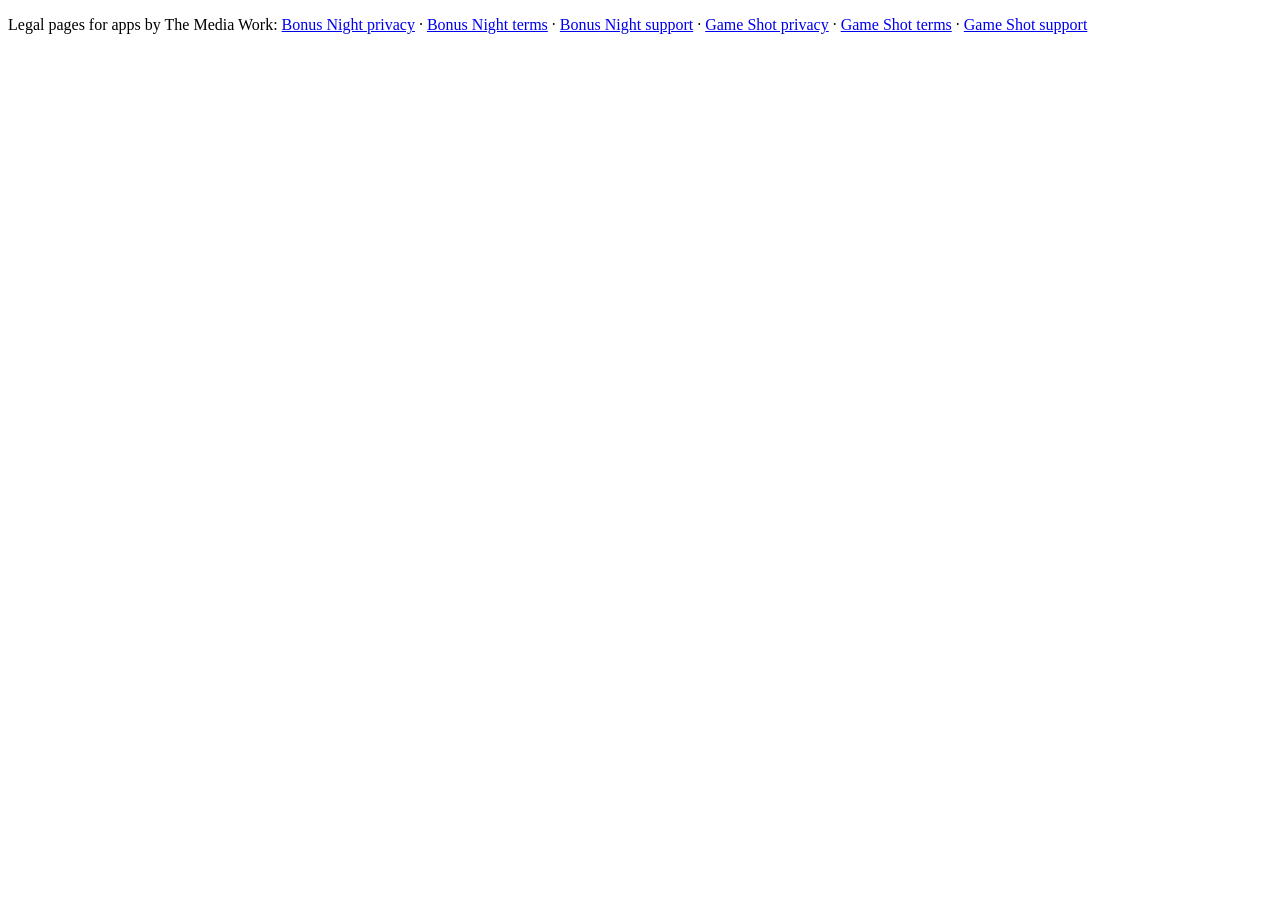
<file: index.html>
<!doctype html><meta charset="utf-8"><title>The Media Work</title><p>Legal pages for apps by The Media Work: <a href="bonus-night/privacy/">Bonus Night privacy</a> · <a href="bonus-night/terms/">Bonus Night terms</a> · <a href="bonus-night/support/">Bonus Night support</a> · <a href="game-shot/privacy/">Game Shot privacy</a> · <a href="game-shot/terms/">Game Shot terms</a> · <a href="game-shot/support/">Game Shot support</a></p>
</file>
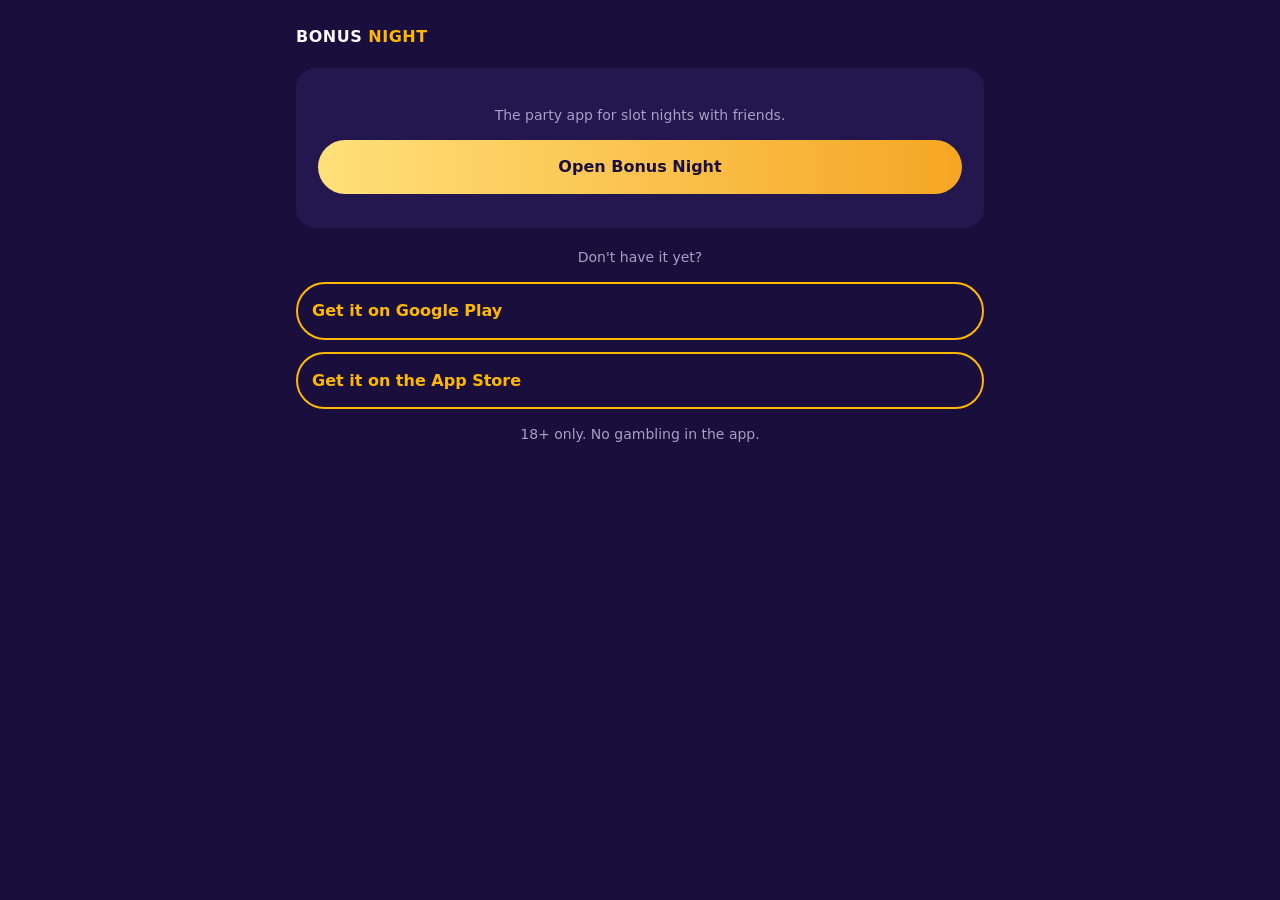
<file: bonus-night/go/index.html>
<!doctype html><html lang="en"><head><meta charset="utf-8"><meta name="viewport" content="width=device-width, initial-scale=1"><title>Bonus Night</title><meta name="robots" content="noindex"><link rel="stylesheet" href="../../legal.css">
<style>
.card{background:var(--surface);border-radius:20px;padding:22px;margin:18px 0;text-align:center}
.big{font-size:30px;font-weight:800;letter-spacing:1px;margin:6px 0;word-break:break-word}
.btn{display:block;margin:12px 0;padding:14px;border-radius:999px;text-decoration:none;font-weight:700;color:#1A0F3C;background:linear-gradient(90deg,#FFE07A,#F5A623)}
.btn.alt{background:none;border:2px solid var(--gold);color:var(--gold)}
</style></head><body><main>
<p class="brand">BONUS <span>NIGHT</span></p>
<div class="card"><p id="what" class="muted">Opening Bonus Night…</p><p id="val" class="big"></p><p id="how" class="muted"></p>
<a id="open" class="btn" href="#">Open Bonus Night</a></div>
<p class="muted" style="text-align:center">Don't have it yet?</p>
<a class="btn alt" href="https://play.google.com/store/apps/details?id=com.themediawork.bonusnight">Get it on Google Play</a>
<a class="btn alt" href="https://apps.apple.com/app/id6820971599">Get it on the App Store</a>
<p class="muted" style="text-align:center">18+ only. No gambling in the app.</p>
</main>
<script>
(function () {
  var q = new URLSearchParams(location.search);
  var join = (q.get('join') || '').toUpperCase().replace(/[^A-Z0-9]/g, '').slice(0, 6);
  var add = (q.get('add') || '').replace(/[^A-Za-z0-9 _.-]/g, '').slice(0, 18);
  var deep = 'bonusnight://';
  var what = document.getElementById('what'), val = document.getElementById('val'), how = document.getElementById('how');
  if (join) {
    deep += 'join/' + join;
    what.textContent = "You're invited to a party. Code:";
    val.textContent = join;
    how.textContent = 'Or open the app, tap "Play on separate phones" and enter the code.';
  } else if (add) {
    deep += 'add/' + encodeURIComponent(add);
    what.textContent = 'Add me on Bonus Night:';
    val.textContent = add;
    how.textContent = 'Or open the app, go to Friends and search this player name.';
  } else {
    what.textContent = 'The party app for slot nights with friends.';
  }
  document.getElementById('open').href = deep;
  if (join || add) setTimeout(function () { location.href = deep; }, 250);
})();
</script></body></html>
</file>
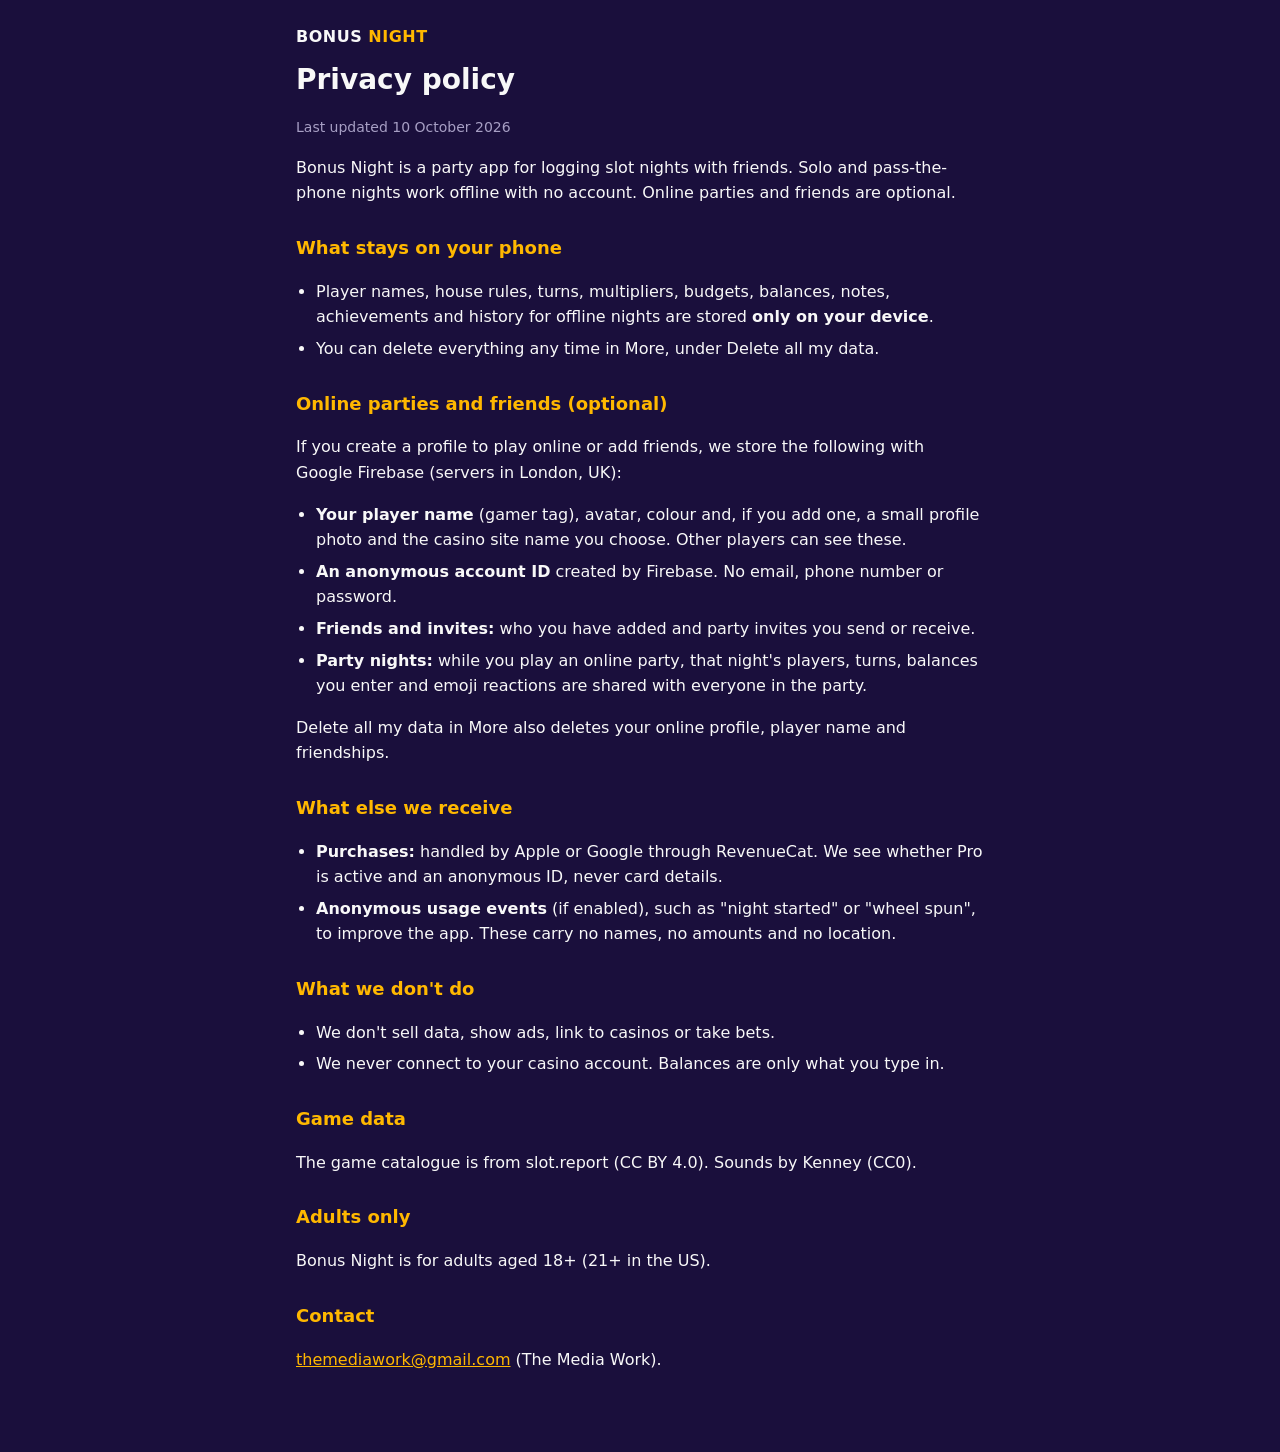
<file: bonus-night/privacy/index.html>
<!doctype html><html lang="en"><head><meta charset="utf-8"><meta name="viewport" content="width=device-width, initial-scale=1"><title>Bonus Night Privacy</title><link rel="stylesheet" href="../../legal.css"></head><body><main>
<p class="brand">BONUS <span>NIGHT</span></p><h1>Privacy policy</h1><p class="muted">Last updated 10 October 2026</p>
<p>Bonus Night is a party app for logging slot nights with friends. Solo and pass-the-phone nights work offline with no account. Online parties and friends are optional.</p>
<h2>What stays on your phone</h2><ul><li>Player names, house rules, turns, multipliers, budgets, balances, notes, achievements and history for offline nights are stored <b>only on your device</b>.</li><li>You can delete everything any time in More, under Delete all my data.</li></ul>
<h2>Online parties and friends (optional)</h2><p>If you create a profile to play online or add friends, we store the following with Google Firebase (servers in London, UK):</p><ul><li><b>Your player name</b> (gamer tag), avatar, colour and, if you add one, a small profile photo and the casino site name you choose. Other players can see these.</li><li><b>An anonymous account ID</b> created by Firebase. No email, phone number or password.</li><li><b>Friends and invites:</b> who you have added and party invites you send or receive.</li><li><b>Party nights:</b> while you play an online party, that night's players, turns, balances you enter and emoji reactions are shared with everyone in the party.</li></ul><p>Delete all my data in More also deletes your online profile, player name and friendships.</p>
<h2>What else we receive</h2><ul><li><b>Purchases:</b> handled by Apple or Google through RevenueCat. We see whether Pro is active and an anonymous ID, never card details.</li><li><b>Anonymous usage events</b> (if enabled), such as "night started" or "wheel spun", to improve the app. These carry no names, no amounts and no location.</li></ul>
<h2>What we don't do</h2><ul><li>We don't sell data, show ads, link to casinos or take bets.</li><li>We never connect to your casino account. Balances are only what you type in.</li></ul>
<h2>Game data</h2><p>The game catalogue is from slot.report (CC BY 4.0). Sounds by Kenney (CC0).</p>
<h2>Adults only</h2><p>Bonus Night is for adults aged 18+ (21+ in the US).</p>
<h2>Contact</h2><p><a href="mailto:themediawork@gmail.com">themediawork@gmail.com</a> (The Media Work).</p></main></body></html>
</file>
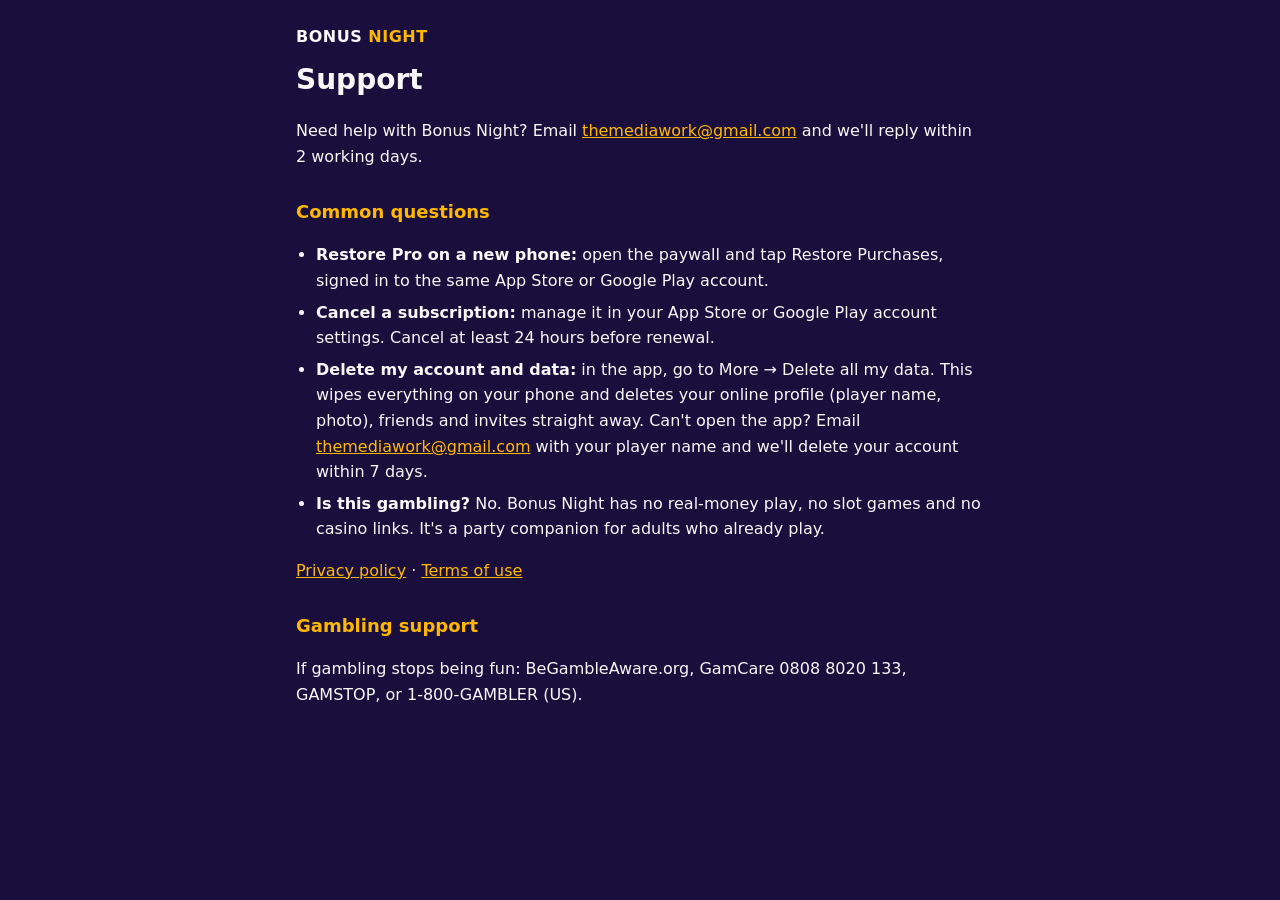
<file: bonus-night/support/index.html>
<!doctype html>
<html lang="en"><head><meta charset="utf-8"><meta name="viewport" content="width=device-width, initial-scale=1"><title>Bonus Night Support</title><link rel="stylesheet" href="../../legal.css"></head>
<body><main>
<p class="brand">BONUS <span>NIGHT</span></p>
<h1>Support</h1>
<p>Need help with Bonus Night? Email <a href="mailto:themediawork@gmail.com">themediawork@gmail.com</a> and we'll reply within 2 working days.</p>
<h2>Common questions</h2>
<ul>
<li><b>Restore Pro on a new phone:</b> open the paywall and tap Restore Purchases, signed in to the same App Store or Google Play account.</li>
<li><b>Cancel a subscription:</b> manage it in your App Store or Google Play account settings. Cancel at least 24 hours before renewal.</li>
<li id="delete-account"><b>Delete my account and data:</b> in the app, go to More &rarr; Delete all my data. This wipes everything on your phone and deletes your online profile (player name, photo), friends and invites straight away. Can't open the app? Email <a href="mailto:themediawork@gmail.com?subject=Bonus%20Night%20account%20deletion">themediawork@gmail.com</a> with your player name and we'll delete your account within 7 days.</li>
<li><b>Is this gambling?</b> No. Bonus Night has no real-money play, no slot games and no casino links. It's a party companion for adults who already play.</li>
</ul>
<p><a href="../privacy/">Privacy policy</a> &middot; <a href="../terms/">Terms of use</a></p>
<h2>Gambling support</h2>
<p>If gambling stops being fun: BeGambleAware.org, GamCare 0808 8020 133, GAMSTOP, or 1-800-GAMBLER (US).</p>
</main></body></html>
</file>
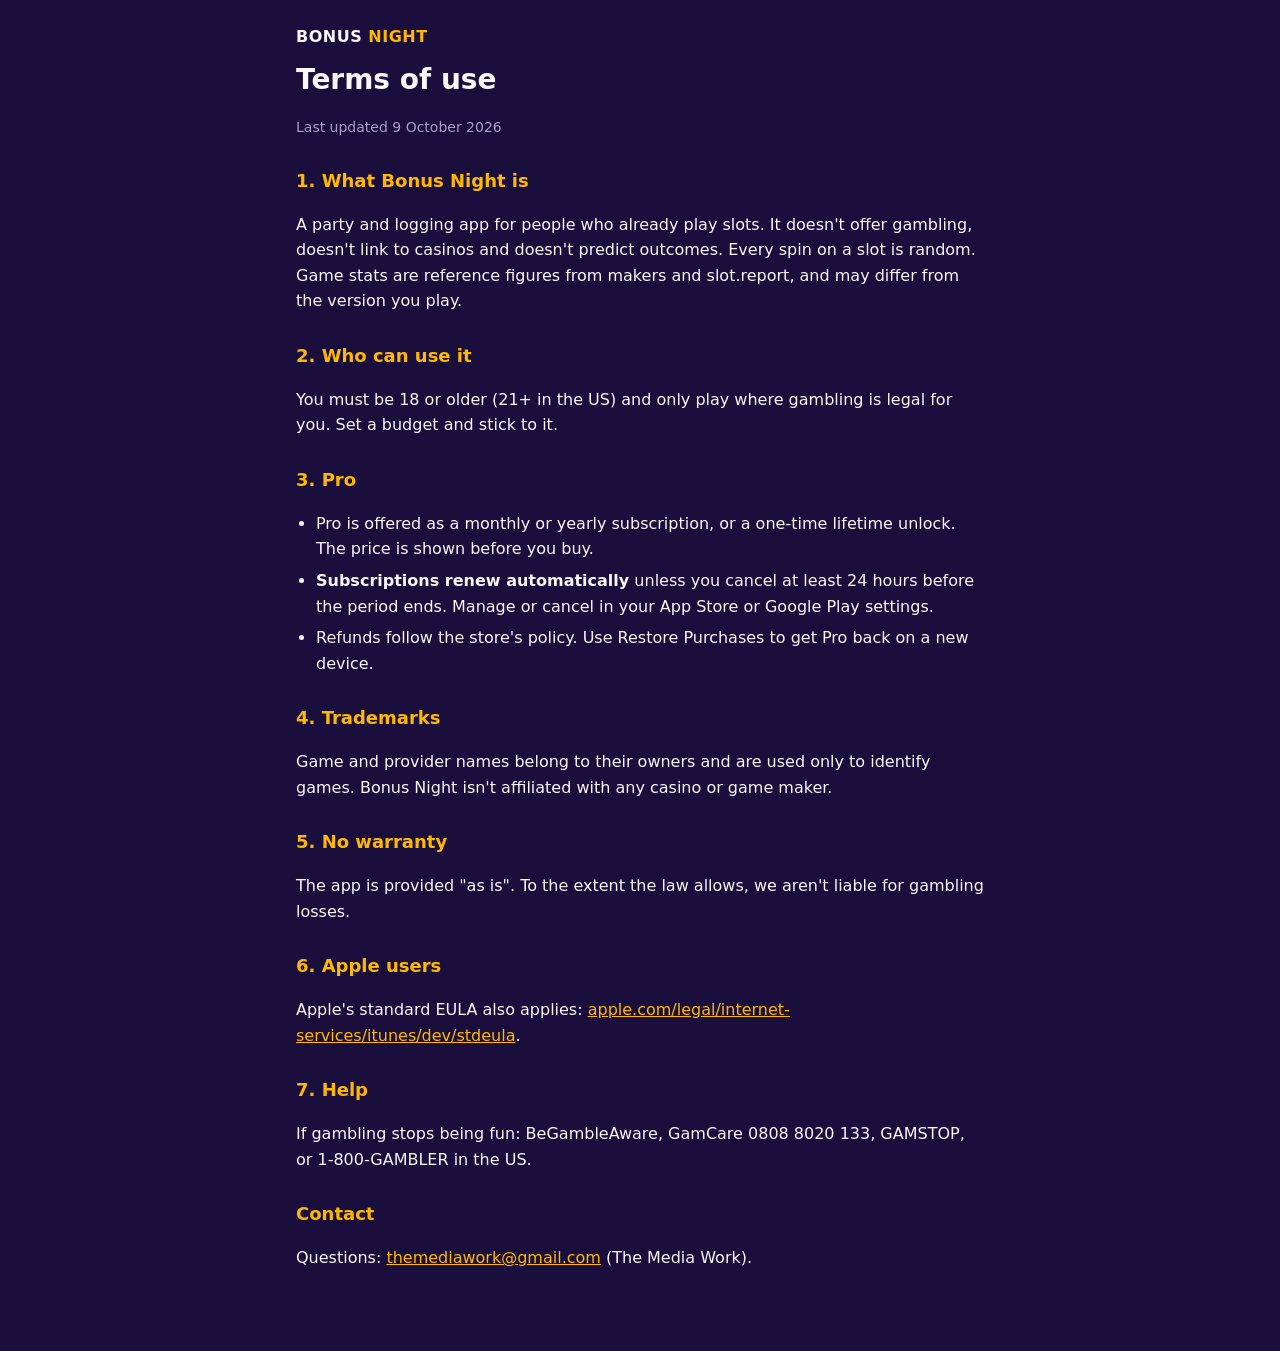
<file: bonus-night/terms/index.html>
<!doctype html><html lang="en"><head><meta charset="utf-8"><meta name="viewport" content="width=device-width, initial-scale=1"><title>Bonus Night Terms</title><link rel="stylesheet" href="../../legal.css"></head><body><main>
<p class="brand">BONUS <span>NIGHT</span></p><h1>Terms of use</h1><p class="muted">Last updated 9 October 2026</p>
<h2>1. What Bonus Night is</h2><p>A party and logging app for people who already play slots. It doesn't offer gambling, doesn't link to casinos and doesn't predict outcomes. Every spin on a slot is random. Game stats are reference figures from makers and slot.report, and may differ from the version you play.</p>
<h2>2. Who can use it</h2><p>You must be 18 or older (21+ in the US) and only play where gambling is legal for you. Set a budget and stick to it.</p>
<h2>3. Pro</h2><ul><li>Pro is offered as a monthly or yearly subscription, or a one-time lifetime unlock. The price is shown before you buy.</li><li><b>Subscriptions renew automatically</b> unless you cancel at least 24 hours before the period ends. Manage or cancel in your App Store or Google Play settings.</li><li>Refunds follow the store's policy. Use Restore Purchases to get Pro back on a new device.</li></ul>
<h2>4. Trademarks</h2><p>Game and provider names belong to their owners and are used only to identify games. Bonus Night isn't affiliated with any casino or game maker.</p>
<h2>5. No warranty</h2><p>The app is provided "as is". To the extent the law allows, we aren't liable for gambling losses.</p>
<h2>6. Apple users</h2><p>Apple's standard EULA also applies: <a href="https://www.apple.com/legal/internet-services/itunes/dev/stdeula/">apple.com/legal/internet-services/itunes/dev/stdeula</a>.</p>
<h2>7. Help</h2><p>If gambling stops being fun: BeGambleAware, GamCare 0808 8020 133, GAMSTOP, or 1-800-GAMBLER in the US.</p><h2>Contact</h2><p>Questions: <a href="mailto:themediawork@gmail.com">themediawork@gmail.com</a> (The Media Work).</p></main></body></html>
</file>
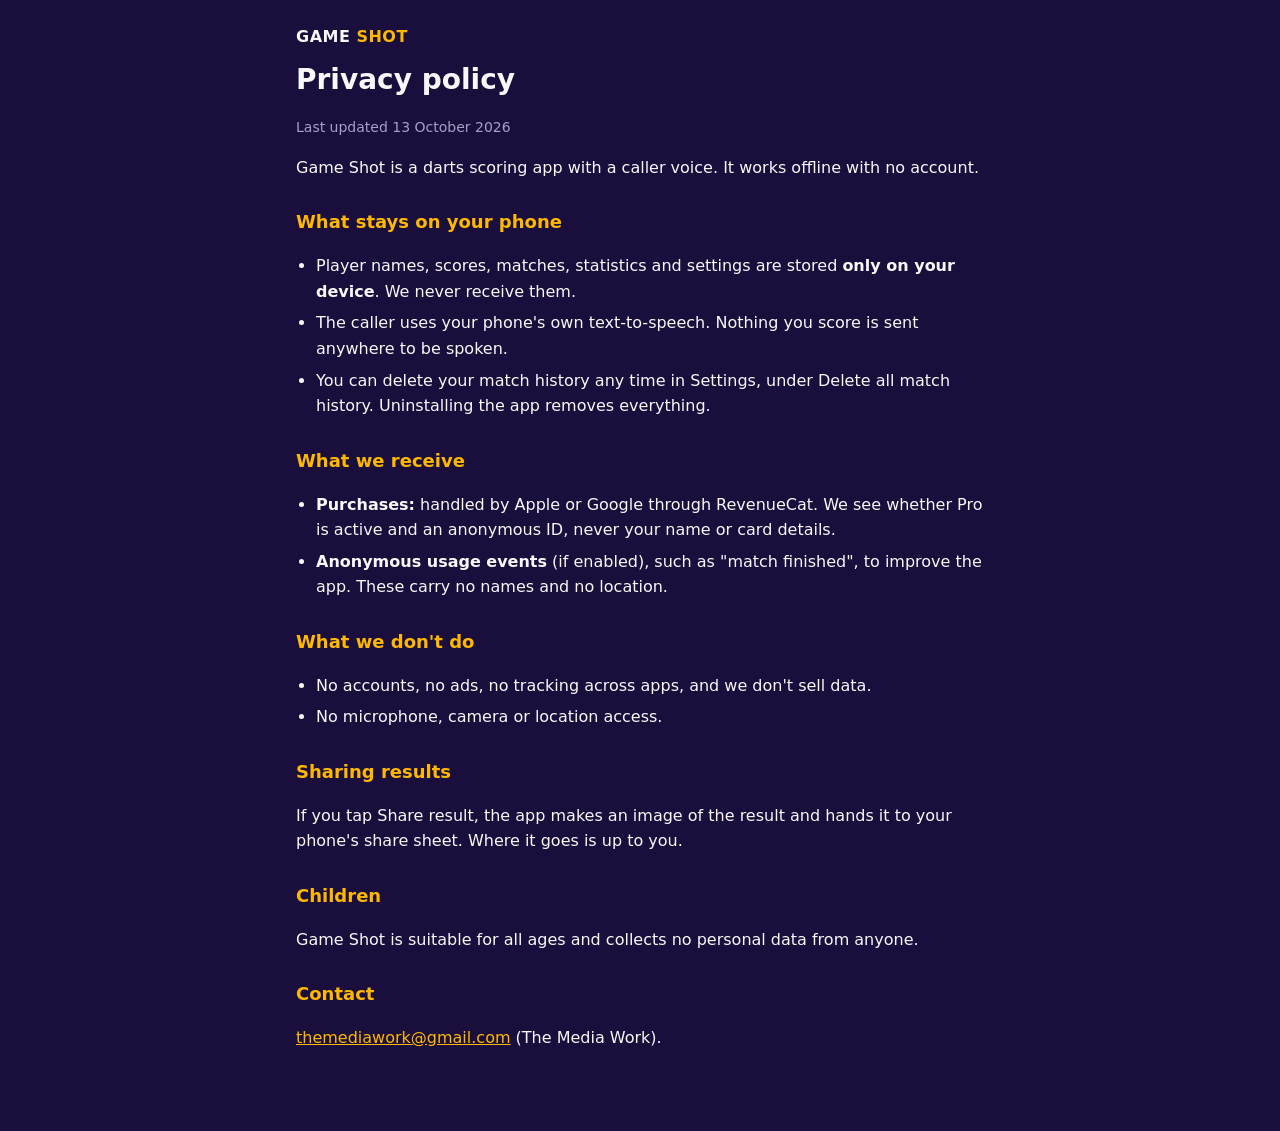
<file: game-shot/privacy/index.html>
<!doctype html><html lang="en"><head><meta charset="utf-8"><meta name="viewport" content="width=device-width, initial-scale=1"><title>Game Shot Privacy</title><link rel="stylesheet" href="../../legal.css"></head><body><main>
<p class="brand">GAME <span>SHOT</span></p><h1>Privacy policy</h1><p class="muted">Last updated 13 October 2026</p>
<p>Game Shot is a darts scoring app with a caller voice. It works offline with no account.</p>
<h2>What stays on your phone</h2><ul><li>Player names, scores, matches, statistics and settings are stored <b>only on your device</b>. We never receive them.</li><li>The caller uses your phone's own text-to-speech. Nothing you score is sent anywhere to be spoken.</li><li>You can delete your match history any time in Settings, under Delete all match history. Uninstalling the app removes everything.</li></ul>
<h2>What we receive</h2><ul><li><b>Purchases:</b> handled by Apple or Google through RevenueCat. We see whether Pro is active and an anonymous ID, never your name or card details.</li><li><b>Anonymous usage events</b> (if enabled), such as "match finished", to improve the app. These carry no names and no location.</li></ul>
<h2>What we don't do</h2><ul><li>No accounts, no ads, no tracking across apps, and we don't sell data.</li><li>No microphone, camera or location access.</li></ul>
<h2>Sharing results</h2><p>If you tap Share result, the app makes an image of the result and hands it to your phone's share sheet. Where it goes is up to you.</p>
<h2>Children</h2><p>Game Shot is suitable for all ages and collects no personal data from anyone.</p>
<h2>Contact</h2><p><a href="mailto:themediawork@gmail.com">themediawork@gmail.com</a> (The Media Work).</p></main></body></html>
</file>
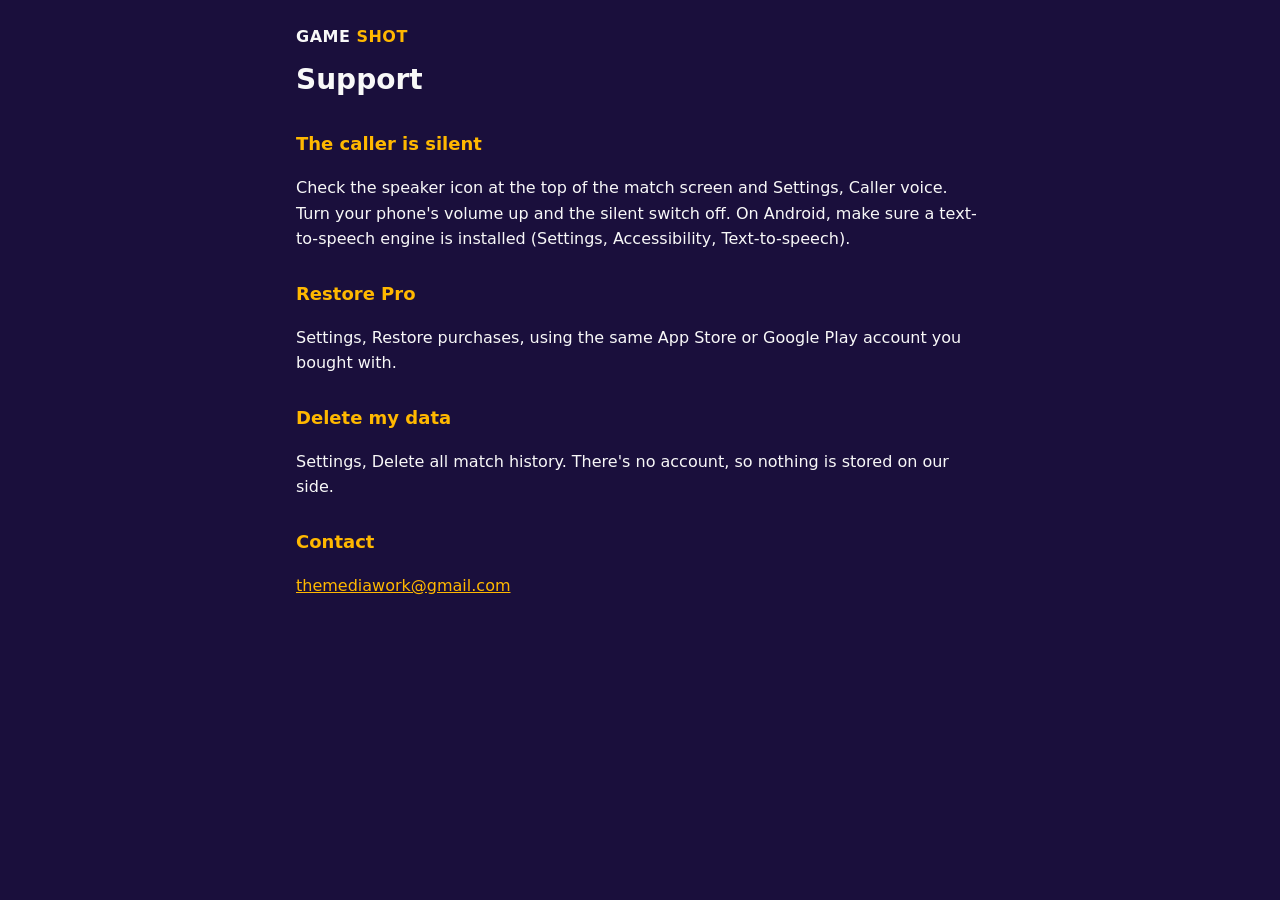
<file: game-shot/support/index.html>
<!doctype html><html lang="en"><head><meta charset="utf-8"><meta name="viewport" content="width=device-width, initial-scale=1"><title>Game Shot Support</title><link rel="stylesheet" href="../../legal.css"></head><body><main>
<p class="brand">GAME <span>SHOT</span></p><h1>Support</h1>
<h2>The caller is silent</h2><p>Check the speaker icon at the top of the match screen and Settings, Caller voice. Turn your phone's volume up and the silent switch off. On Android, make sure a text-to-speech engine is installed (Settings, Accessibility, Text-to-speech).</p>
<h2>Restore Pro</h2><p>Settings, Restore purchases, using the same App Store or Google Play account you bought with.</p>
<h2>Delete my data</h2><p>Settings, Delete all match history. There's no account, so nothing is stored on our side.</p>
<h2>Contact</h2><p><a href="mailto:themediawork@gmail.com">themediawork@gmail.com</a></p></main></body></html>
</file>
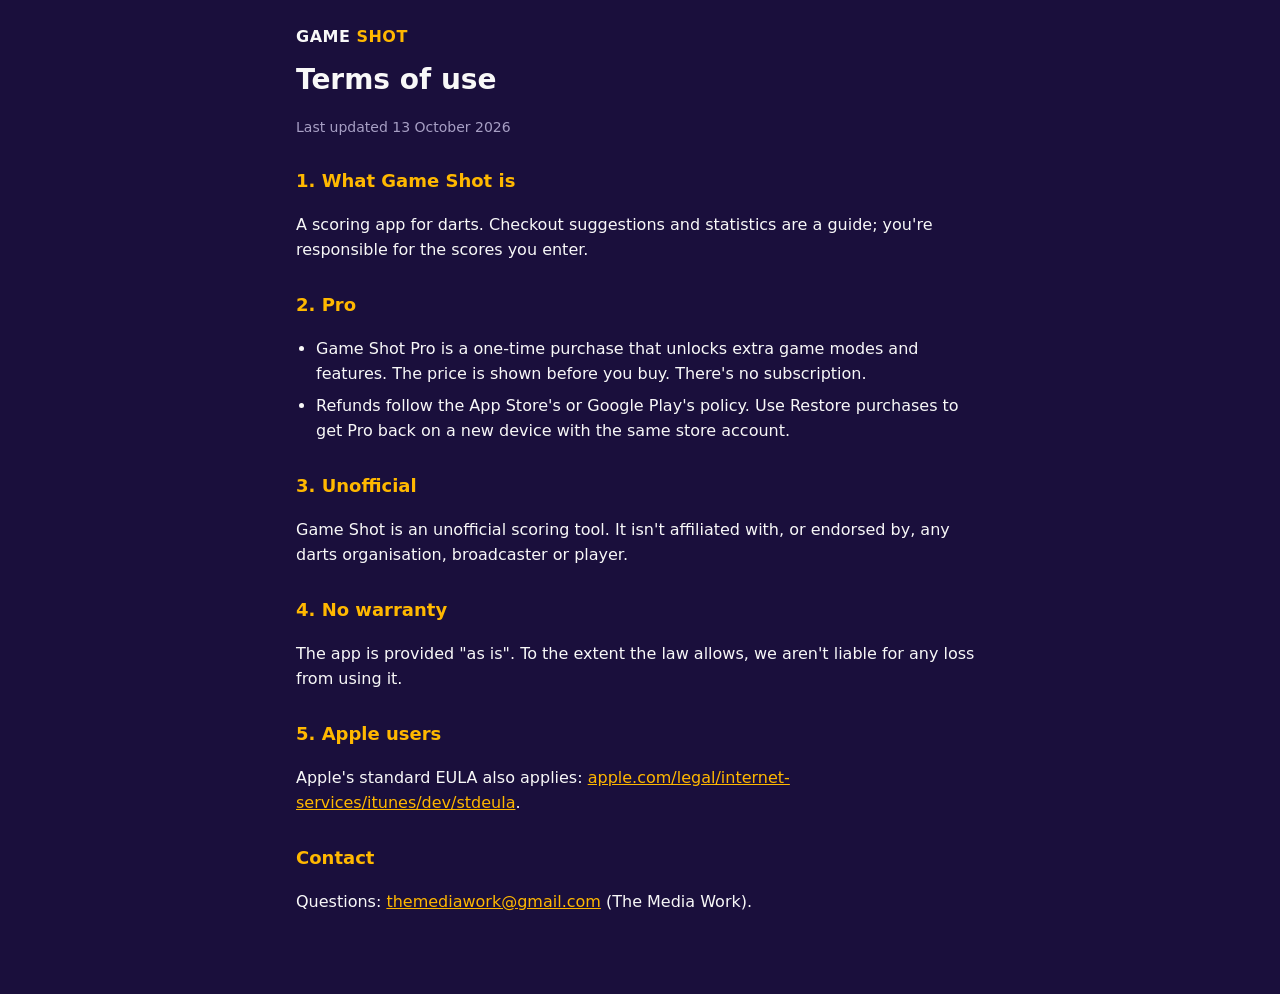
<file: game-shot/terms/index.html>
<!doctype html><html lang="en"><head><meta charset="utf-8"><meta name="viewport" content="width=device-width, initial-scale=1"><title>Game Shot Terms</title><link rel="stylesheet" href="../../legal.css"></head><body><main>
<p class="brand">GAME <span>SHOT</span></p><h1>Terms of use</h1><p class="muted">Last updated 13 October 2026</p>
<h2>1. What Game Shot is</h2><p>A scoring app for darts. Checkout suggestions and statistics are a guide; you're responsible for the scores you enter.</p>
<h2>2. Pro</h2><ul><li>Game Shot Pro is a one-time purchase that unlocks extra game modes and features. The price is shown before you buy. There's no subscription.</li><li>Refunds follow the App Store's or Google Play's policy. Use Restore purchases to get Pro back on a new device with the same store account.</li></ul>
<h2>3. Unofficial</h2><p>Game Shot is an unofficial scoring tool. It isn't affiliated with, or endorsed by, any darts organisation, broadcaster or player.</p>
<h2>4. No warranty</h2><p>The app is provided "as is". To the extent the law allows, we aren't liable for any loss from using it.</p>
<h2>5. Apple users</h2><p>Apple's standard EULA also applies: <a href="https://www.apple.com/legal/internet-services/itunes/dev/stdeula/">apple.com/legal/internet-services/itunes/dev/stdeula</a>.</p>
<h2>Contact</h2><p>Questions: <a href="mailto:themediawork@gmail.com">themediawork@gmail.com</a> (The Media Work).</p></main></body></html>
</file>
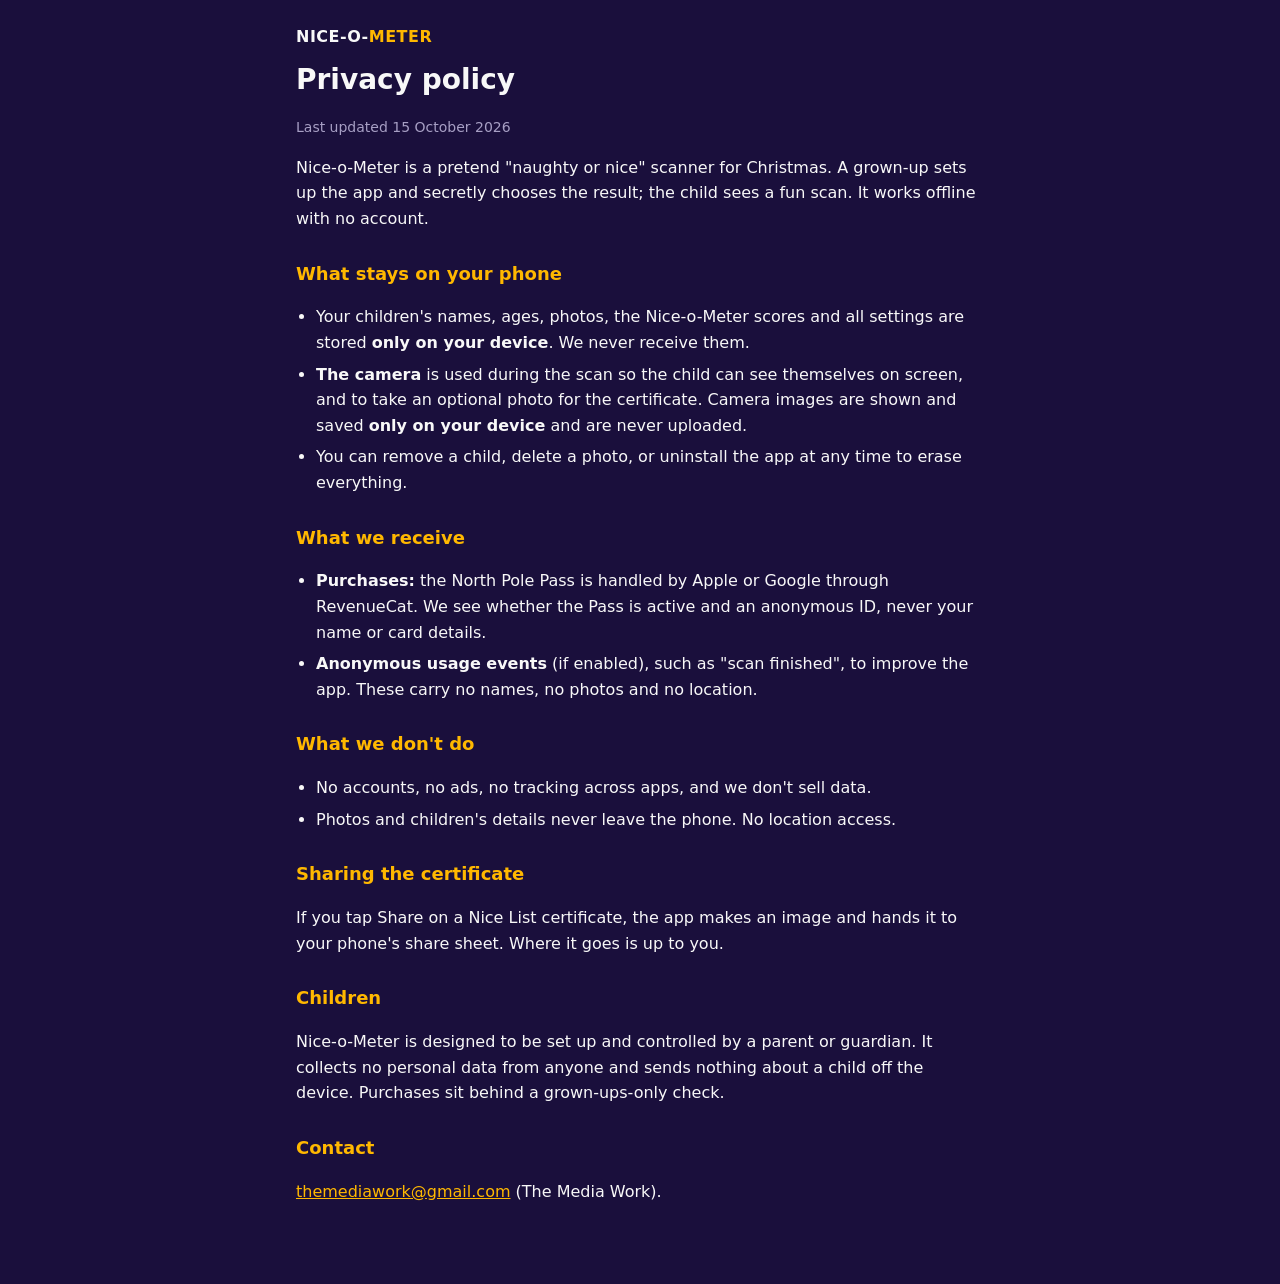
<file: nice-o-meter/privacy/index.html>
<!doctype html><html lang="en"><head><meta charset="utf-8"><meta name="viewport" content="width=device-width, initial-scale=1"><title>Nice-o-Meter Privacy</title><link rel="stylesheet" href="../../legal.css"></head><body><main>
<p class="brand">NICE-O-<span>METER</span></p><h1>Privacy policy</h1><p class="muted">Last updated 15 October 2026</p>
<p>Nice-o-Meter is a pretend "naughty or nice" scanner for Christmas. A grown-up sets up the app and secretly chooses the result; the child sees a fun scan. It works offline with no account.</p>
<h2>What stays on your phone</h2><ul><li>Your children's names, ages, photos, the Nice-o-Meter scores and all settings are stored <b>only on your device</b>. We never receive them.</li><li><b>The camera</b> is used during the scan so the child can see themselves on screen, and to take an optional photo for the certificate. Camera images are shown and saved <b>only on your device</b> and are never uploaded.</li><li>You can remove a child, delete a photo, or uninstall the app at any time to erase everything.</li></ul>
<h2>What we receive</h2><ul><li><b>Purchases:</b> the North Pole Pass is handled by Apple or Google through RevenueCat. We see whether the Pass is active and an anonymous ID, never your name or card details.</li><li><b>Anonymous usage events</b> (if enabled), such as "scan finished", to improve the app. These carry no names, no photos and no location.</li></ul>
<h2>What we don't do</h2><ul><li>No accounts, no ads, no tracking across apps, and we don't sell data.</li><li>Photos and children's details never leave the phone. No location access.</li></ul>
<h2>Sharing the certificate</h2><p>If you tap Share on a Nice List certificate, the app makes an image and hands it to your phone's share sheet. Where it goes is up to you.</p>
<h2>Children</h2><p>Nice-o-Meter is designed to be set up and controlled by a parent or guardian. It collects no personal data from anyone and sends nothing about a child off the device. Purchases sit behind a grown-ups-only check.</p>
<h2>Contact</h2><p><a href="mailto:themediawork@gmail.com">themediawork@gmail.com</a> (The Media Work).</p></main></body></html>
</file>
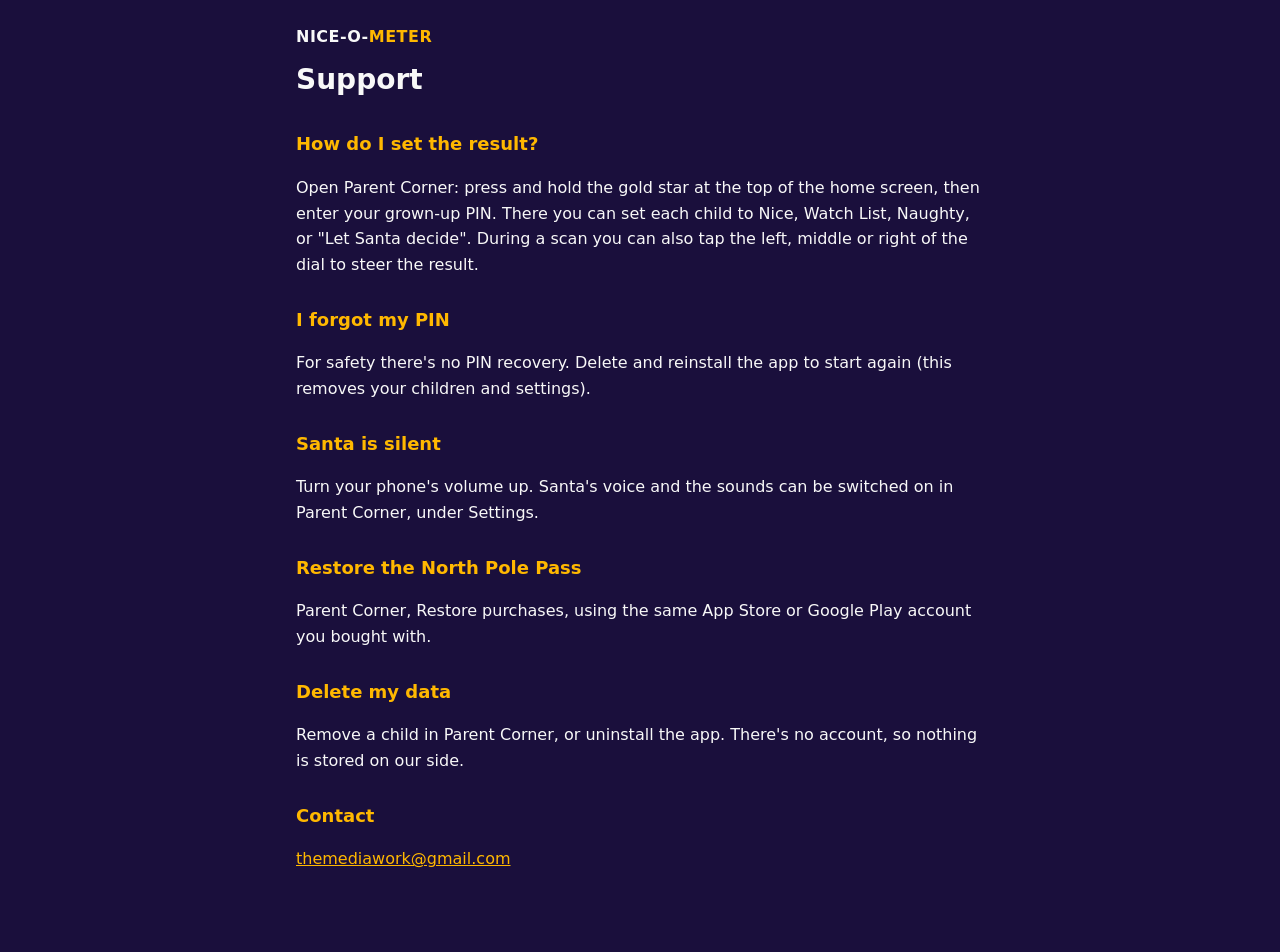
<file: nice-o-meter/support/index.html>
<!doctype html><html lang="en"><head><meta charset="utf-8"><meta name="viewport" content="width=device-width, initial-scale=1"><title>Nice-o-Meter Support</title><link rel="stylesheet" href="../../legal.css"></head><body><main>
<p class="brand">NICE-O-<span>METER</span></p><h1>Support</h1>
<h2>How do I set the result?</h2><p>Open Parent Corner: press and hold the gold star at the top of the home screen, then enter your grown-up PIN. There you can set each child to Nice, Watch List, Naughty, or "Let Santa decide". During a scan you can also tap the left, middle or right of the dial to steer the result.</p>
<h2>I forgot my PIN</h2><p>For safety there's no PIN recovery. Delete and reinstall the app to start again (this removes your children and settings).</p>
<h2>Santa is silent</h2><p>Turn your phone's volume up. Santa's voice and the sounds can be switched on in Parent Corner, under Settings.</p>
<h2>Restore the North Pole Pass</h2><p>Parent Corner, Restore purchases, using the same App Store or Google Play account you bought with.</p>
<h2>Delete my data</h2><p>Remove a child in Parent Corner, or uninstall the app. There's no account, so nothing is stored on our side.</p>
<h2>Contact</h2><p><a href="mailto:themediawork@gmail.com">themediawork@gmail.com</a></p></main></body></html>
</file>
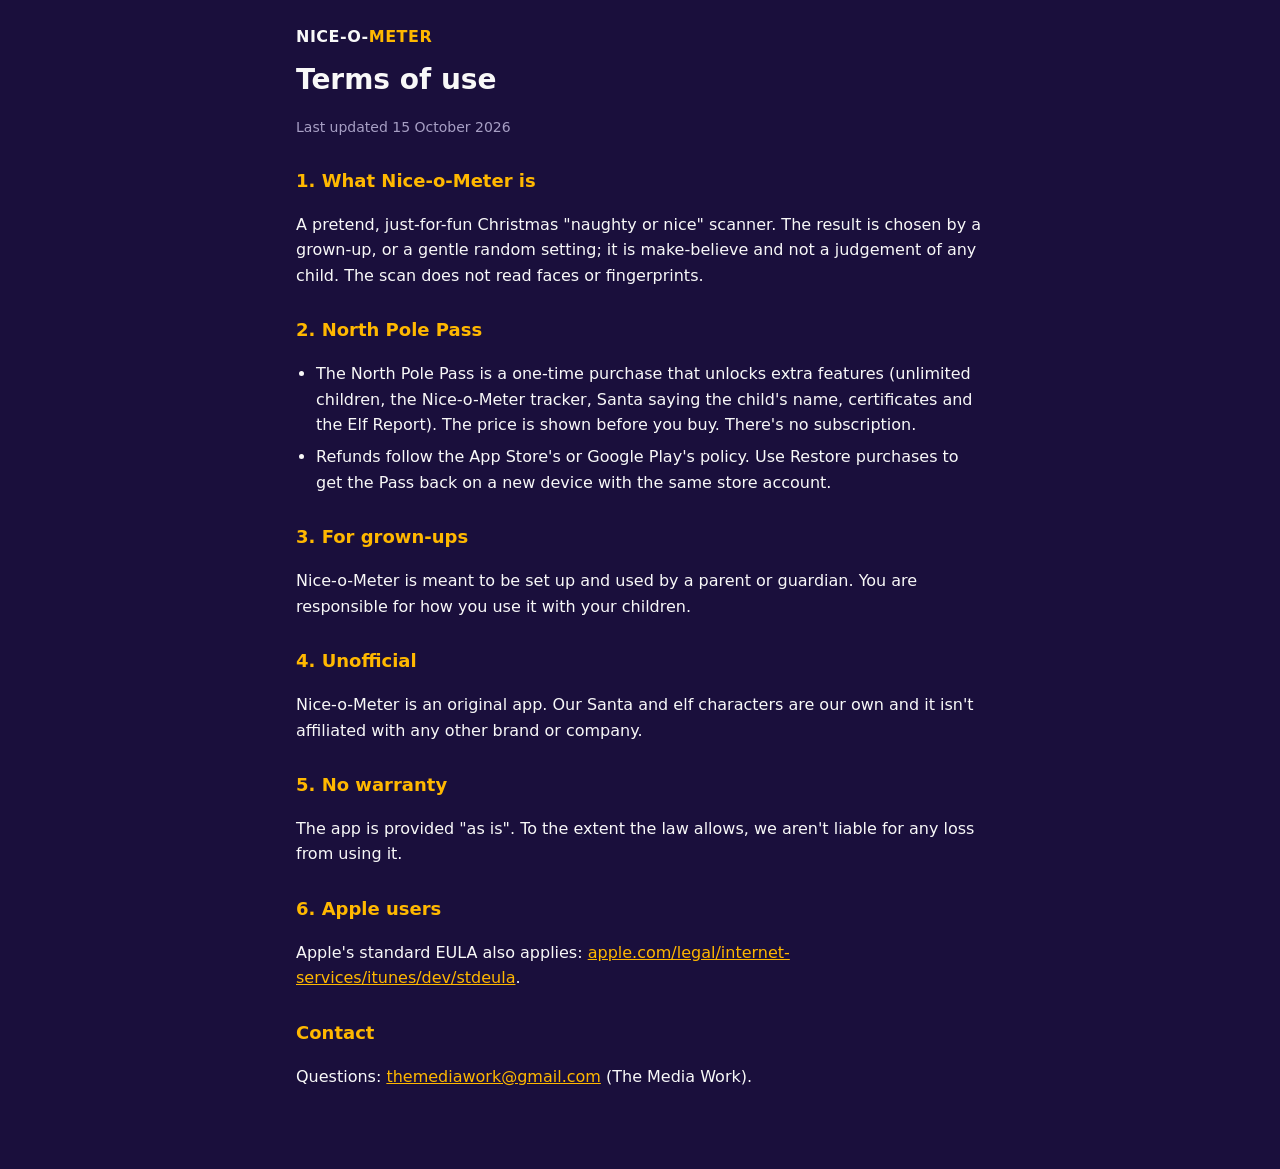
<file: nice-o-meter/terms/index.html>
<!doctype html><html lang="en"><head><meta charset="utf-8"><meta name="viewport" content="width=device-width, initial-scale=1"><title>Nice-o-Meter Terms</title><link rel="stylesheet" href="../../legal.css"></head><body><main>
<p class="brand">NICE-O-<span>METER</span></p><h1>Terms of use</h1><p class="muted">Last updated 15 October 2026</p>
<h2>1. What Nice-o-Meter is</h2><p>A pretend, just-for-fun Christmas "naughty or nice" scanner. The result is chosen by a grown-up, or a gentle random setting; it is make-believe and not a judgement of any child. The scan does not read faces or fingerprints.</p>
<h2>2. North Pole Pass</h2><ul><li>The North Pole Pass is a one-time purchase that unlocks extra features (unlimited children, the Nice-o-Meter tracker, Santa saying the child's name, certificates and the Elf Report). The price is shown before you buy. There's no subscription.</li><li>Refunds follow the App Store's or Google Play's policy. Use Restore purchases to get the Pass back on a new device with the same store account.</li></ul>
<h2>3. For grown-ups</h2><p>Nice-o-Meter is meant to be set up and used by a parent or guardian. You are responsible for how you use it with your children.</p>
<h2>4. Unofficial</h2><p>Nice-o-Meter is an original app. Our Santa and elf characters are our own and it isn't affiliated with any other brand or company.</p>
<h2>5. No warranty</h2><p>The app is provided "as is". To the extent the law allows, we aren't liable for any loss from using it.</p>
<h2>6. Apple users</h2><p>Apple's standard EULA also applies: <a href="https://www.apple.com/legal/internet-services/itunes/dev/stdeula/">apple.com/legal/internet-services/itunes/dev/stdeula</a>.</p>
<h2>Contact</h2><p>Questions: <a href="mailto:themediawork@gmail.com">themediawork@gmail.com</a> (The Media Work).</p></main></body></html>
</file>
<file: legal.css>
:root{--bg:#1A0F3C;--surface:#24164F;--gold:#FFB800;--text:#F8F8F8;--muted:#A79FC4}
*{box-sizing:border-box}
body{margin:0;background:var(--bg);color:var(--text);font:16px/1.6 Montserrat,system-ui,-apple-system,sans-serif}
main{max-width:720px;margin:0 auto;padding:24px 16px 64px}
.brand{font-weight:800;letter-spacing:.5px;margin:0 0 8px}.brand span{color:var(--gold)}
h1{font-size:28px;margin:8px 0 4px}h2{font-size:18px;margin:28px 0 8px;color:var(--gold)}
a{color:var(--gold)}.muted{color:var(--muted);font-size:14px}
ul{padding-left:20px}li{margin:6px 0}
</file>
